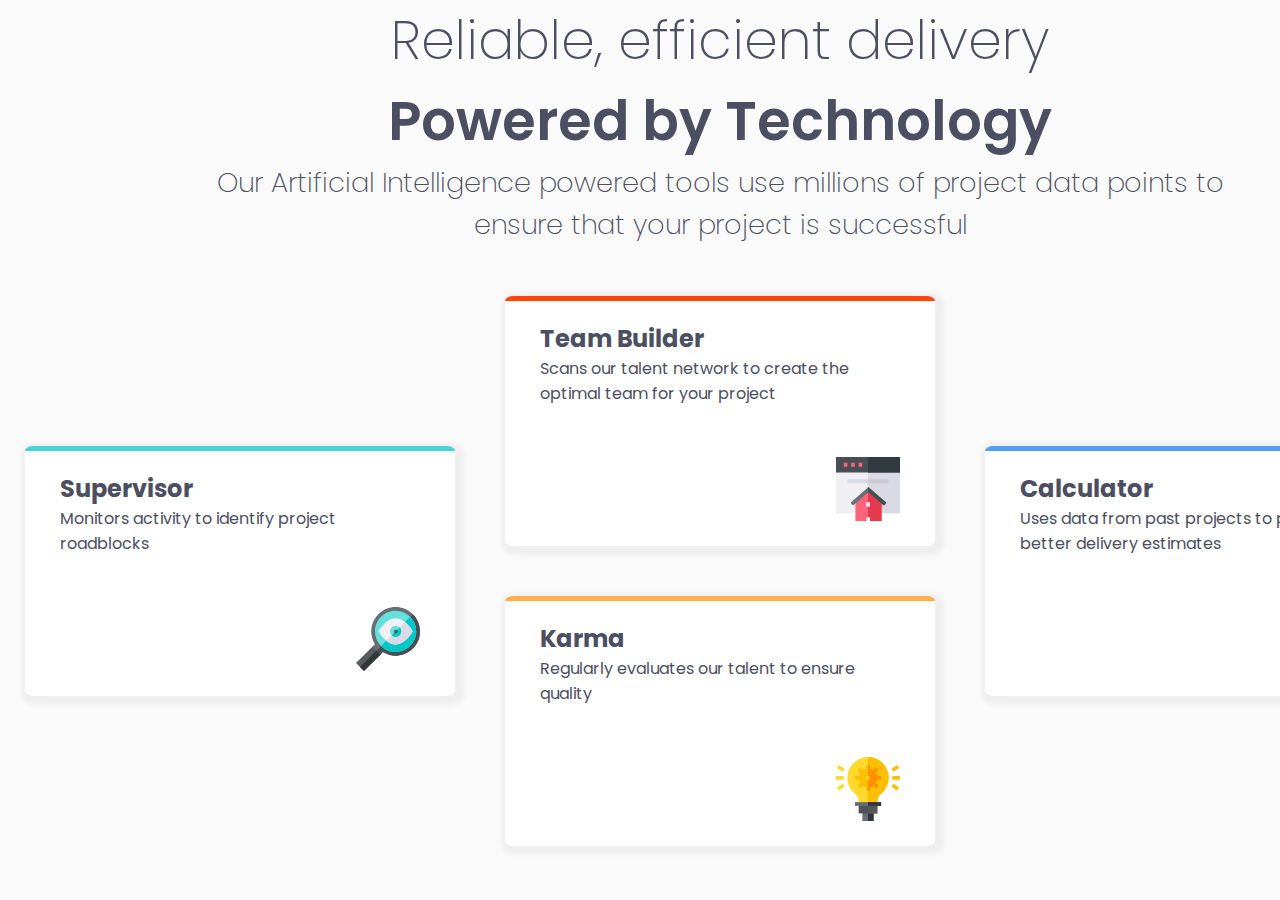
<file: four-card-feature-section-master/index.html>
<!DOCTYPE html>
<html lang="en">
<head>
  <meta charset="UTF-8">
  <meta name="viewport" content="width=device-width, initial-scale=1.0"> <!-- displays site properly based on user's device -->

  <link rel="icon" type="image/png" sizes="32x32" href="./images/favicon-32x32.png">
  
  <title>Frontend Mentor | Four card feature section</title>
  <link rel="stylesheet" href="css/style.css">
  <link rel="preconnect" href="https://fonts.googleapis.com">
  <link rel="preconnect" href="https://fonts.gstatic.com" crossorigin>
  <link href="https://fonts.googleapis.com/css2?family=Poppins:wght@200;400;600&display=swap" rel="stylesheet">

  <!-- Feel free to remove these styles or customise in your own stylesheet 👍 -->
  <!-- <style>
    .attribution { font-size: 11px; text-align: center; }
    .attribution a { color: hsl(228, 45%, 44%); }
  </style> -->
</head>
<body>
  <div class="container">
      <header>
        <h1>
          <span class="top">Reliable, efficient delivery</span>
          <span class="bottom">Powered by Technology</span>
        </h1>
        <p>
            Our Artificial Intelligence powered tools use millions of project data points 
            to ensure that your project is successful
        </p>
      </header>
      <div class="contect">
        <div class="row">
          <div class="column">
            <div  class="card card1">
              <div class="orange"></div>
              <h2>Supervisor</h2>
              <p> Monitors activity to identify project roadblocks</p>
              <img src="images/icon-supervisor.svg" alt="icon-supervisor">
            </div><!-- Supervisor -->
          </div><!--column  -->
          <div class="column">
            <div  class="card card2">
              <h2>Team Builder</h2>
              <p>  
                Scans our talent network to create the optimal team for your project
              </p>
              <img src="images/icon-team-builder.svg" alt="icon-team-builder" >
            </div><!-- Team Builder -->
            <div  class="card card3">
              <h2> Karma</h2>
              <p>  
                Regularly evaluates our talent to ensure quality
              </p>
              <img src="images/icon-karma.svg" alt="icon-karma" >
            </div><!-- Karma -->
          </div><!-- column -->
          <div class="column">
            <div  class="card card4">
              <h2> Calculator</h2>
              <p>  
                Uses data from past projects to provide better delivery estimates
              </p>
              <img src="images/icon-calculator.svg" alt="icon-calculator">
            </div><!--  Calculator -->
          </div><!--column  -->
        </div><!-- row -->
      </div><!-- contect -->
</div><!-- container -->
  <!-- <footer>
    <p class="attribution">
      Challenge by <a href="https://www.frontendmentor.io?ref=challenge" target="_blank">Frontend Mentor</a>. 
      Coded by <a href="#">Your Name Here</a>.
    </p>
  </footer> -->
</body>
</html>
</file>
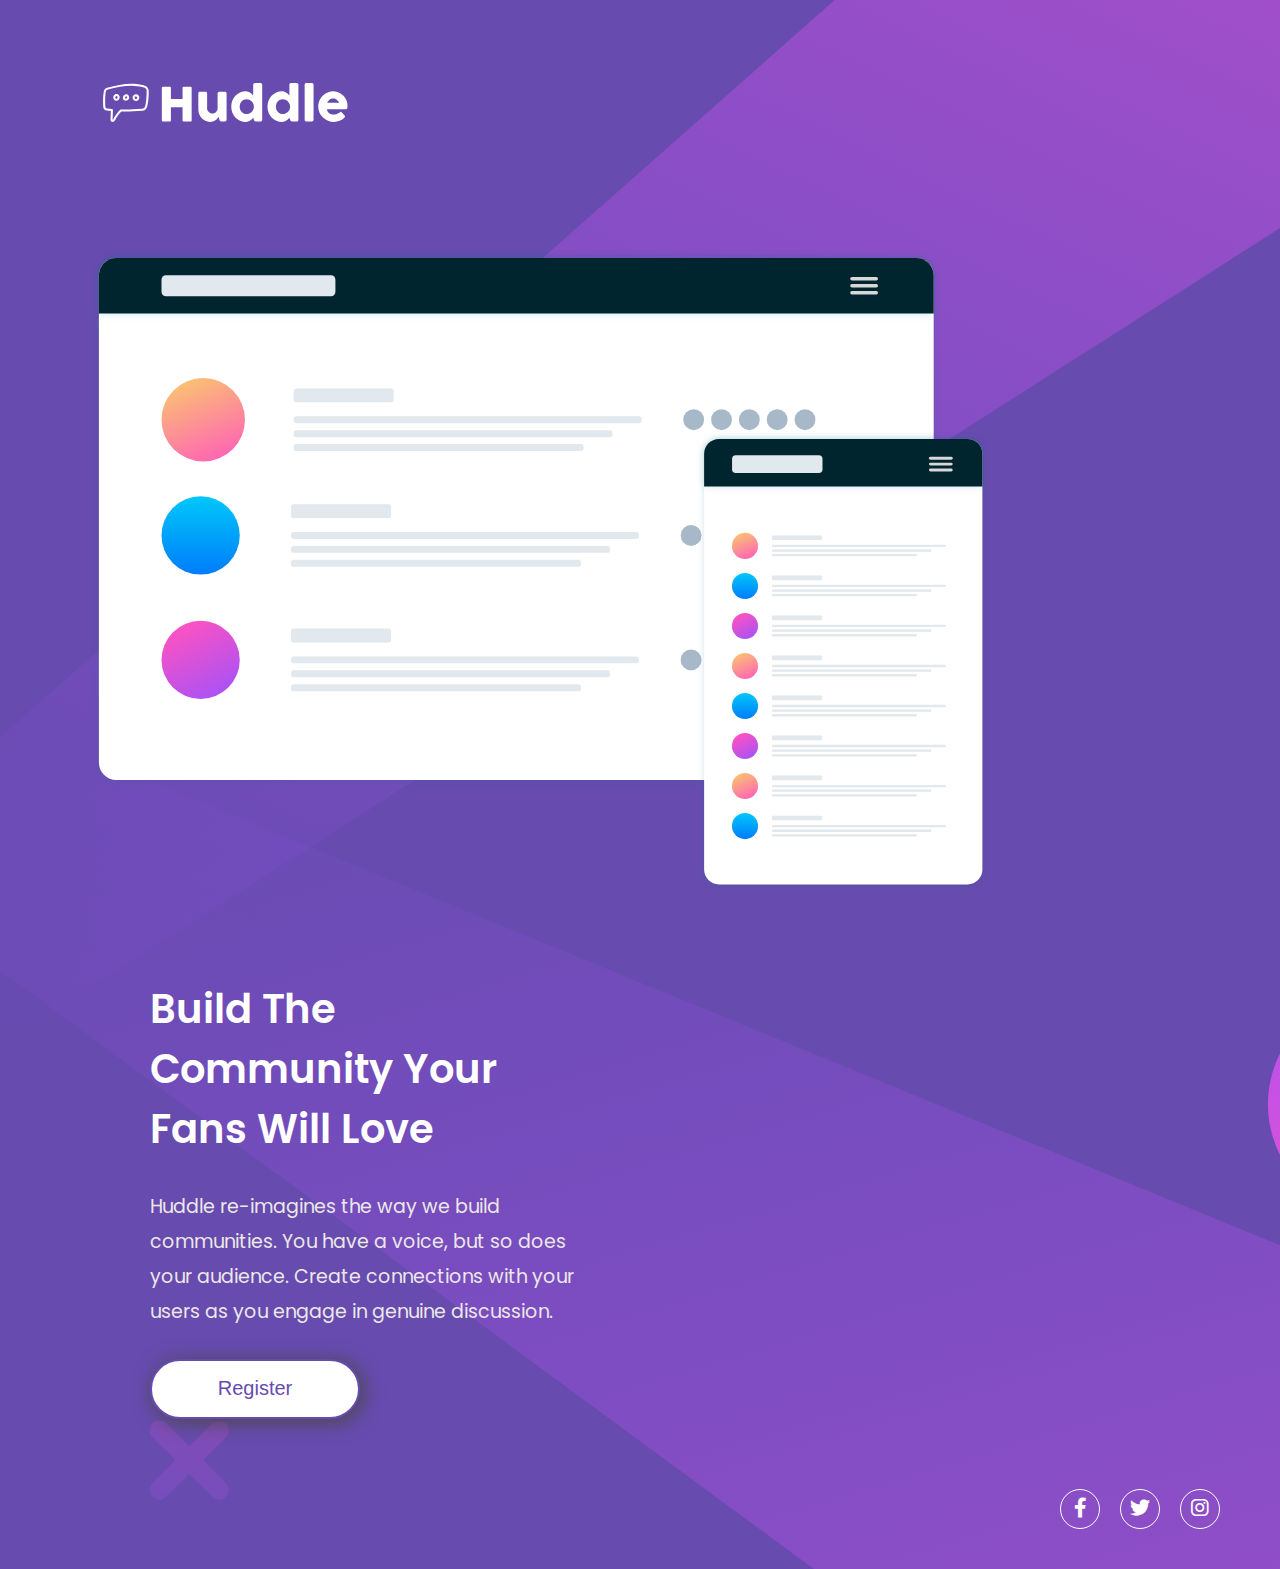
<file: huddle-landing-page-with-single-introductory-section-master/index.html>
<!DOCTYPE html>
<html lang="en">
<head>
  <meta charset="UTF-8">
  <meta name="viewport" content="width=device-width, initial-scale=1.0"> <!-- displays site properly based on user's device -->

  <link rel="icon" type="image/png" sizes="32x32" href="./images/favicon-32x32.png">
  <link rel="stylesheet" href="css/style.css">
  <link rel="stylesheet" href="css/all.css">
  <title>Frontend Mentor | Huddle landing page with single introductory section</title>
  <link rel="preconnect" href="https://fonts.googleapis.com">
  <link rel="preconnect" href="https://fonts.gstatic.com" crossorigin>
  <link href="https://fonts.googleapis.com/css2?family=Lato:wght@900&family=Poppins:wght@400;600&display=swap" rel="stylesheet">
  <link rel="preconnect" href="https://fonts.googleapis.com">
  <link rel="preconnect" href="https://fonts.gstatic.com" crossorigin>
  <link href="https://fonts.googleapis.com/css2?family=Poppins&display=swap" rel="stylesheet">
  <!-- Feel free to remove these styles or customise in your own stylesheet 👍 -->
  <style>
    .attribution { font-size: 11px; text-align: center; }
    .attribution a { color: hsl(228, 45%, 44%); }
  </style>
</head>
<body>
  <div class="flex-container">
    <div class="wallpaper">
      <div class="header-logo">
        <img src="images/logo.svg" alt="logo">
      </div>
      <div class="main">
        <div class="main-img">
          <img src="images/illustration-mockups.svg" alt="illustration-mockups" >
        </div>
        <article>
          <h2>Build The Community Your Fans Will Love</h2>
        <p>
          Huddle re-imagines the way we build communities. 
          You have a voice, but so does your audience. 
          Create connections with your users as you engage in genuine discussion.
          <button>
            Register
          </button>
        </p>
      </article>
      </div>
      
      <div class="icons" >
        <i class="fa-brands fa-facebook-f" ></i>
        </i> <i class="fa-brands fa-twitter" ></i>
        <i class="fa-brands fa-instagram" ></i>
      </div>
    </div>
  </div>
</body>
</html>
</file>
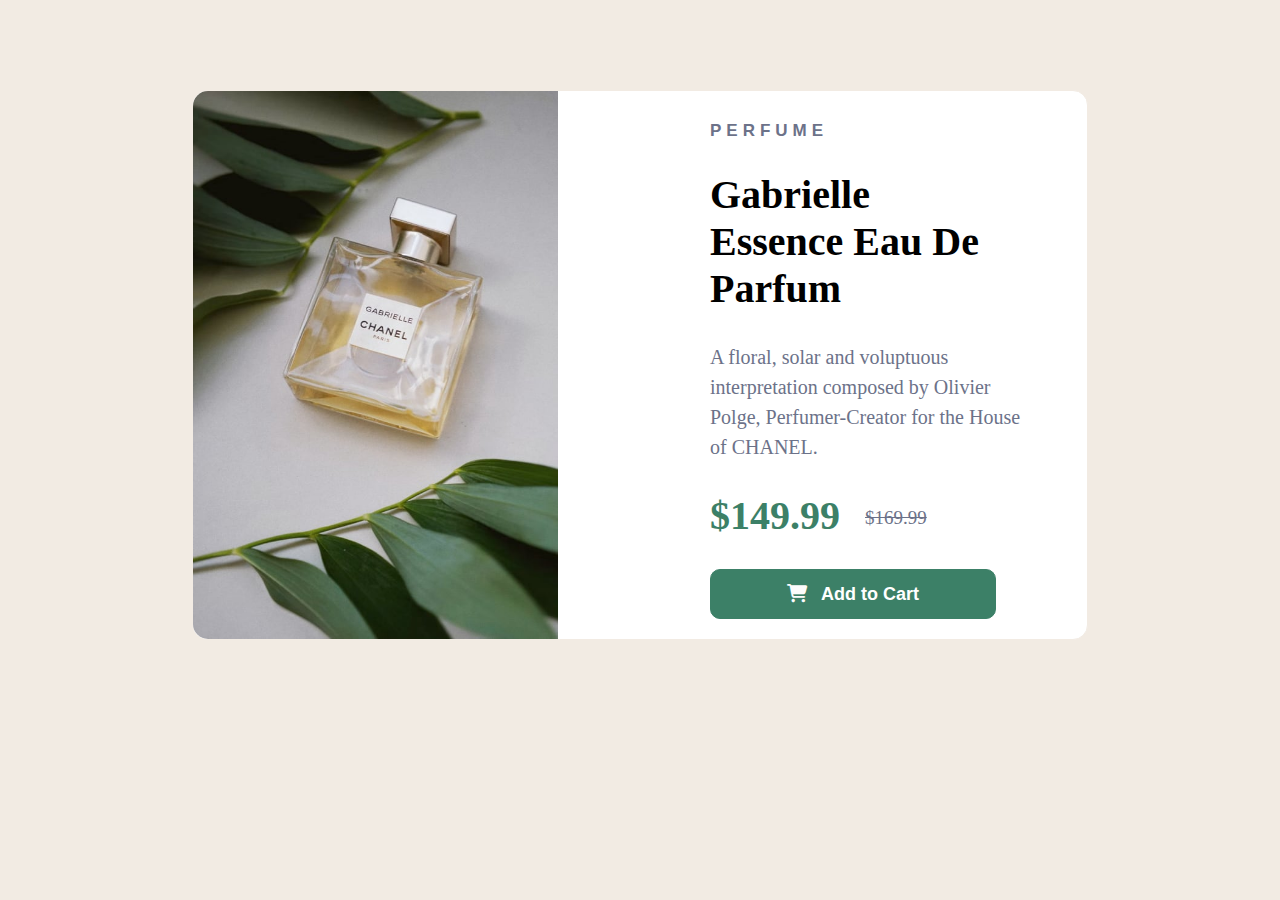
<file: product-preview-card-component-main/index.html>
<!DOCTYPE html>
<html lang="en">
<head>
  <meta charset="UTF-8">
  <meta name="viewport" content="width=device-width, initial-scale=1.0"> <!-- displays site properly based on user's device -->

  <link rel="icon" type="image/png" sizes="32x32" href="./images/favicon-32x32.png">
   <link rel="stylesheet" href="css/style.css">
   <link rel="stylesheet" href="css/all.css">  
  <title>Frontend Mentor | Product preview card component</title>
  <link rel="preconnect" href="https://fonts.googleapis.com">
  <link rel="preconnect" href="https://fonts.gstatic.com" crossorigin>
  <link href="https://fonts.googleapis.com/css2?family=Montserrat:wght@500;700&display=swap" rel="stylesheet">
  <!-- Feel free to remove these styles or customise in your own stylesheet 👍 -->
  <style>
    .attribution { font-size: 11px; text-align: center; }
    .attribution a { color: hsl(228, 45%, 44%); }
  </style>
</head>
<body>
  <div class="card">
    <div class="img_Product">

    </div>
    <div class="product_info">
      <h4 class="Kind_of_product">Perfume</h1>
      <h1>Gabrielle Essence Eau De Parfum</h1>
      <p>A floral, solar and voluptuous interpretation composed by Olivier Polge, 
        Perfumer-Creator for the House of CHANEL.</p>
        <div class="price">
          <span class="span1">$149.99 </span>
          <span class="span2"><del>$169.99</del></span>
        </div>
        <button> <i class="fa-solid fa-cart-shopping" style="color: #fcfcfc;"></i> Add to Cart</button>
    </div>
  </div>

  

  

  

  
  


  
  <!-- <div class="attribution">
    Challenge by <a href="https://www.frontendmentor.io?ref=challenge" target="_blank">Frontend Mentor</a>. 
    Coded by <a href="#">Your Name Here</a>.
  </div> -->
</body>
</html>
</file>
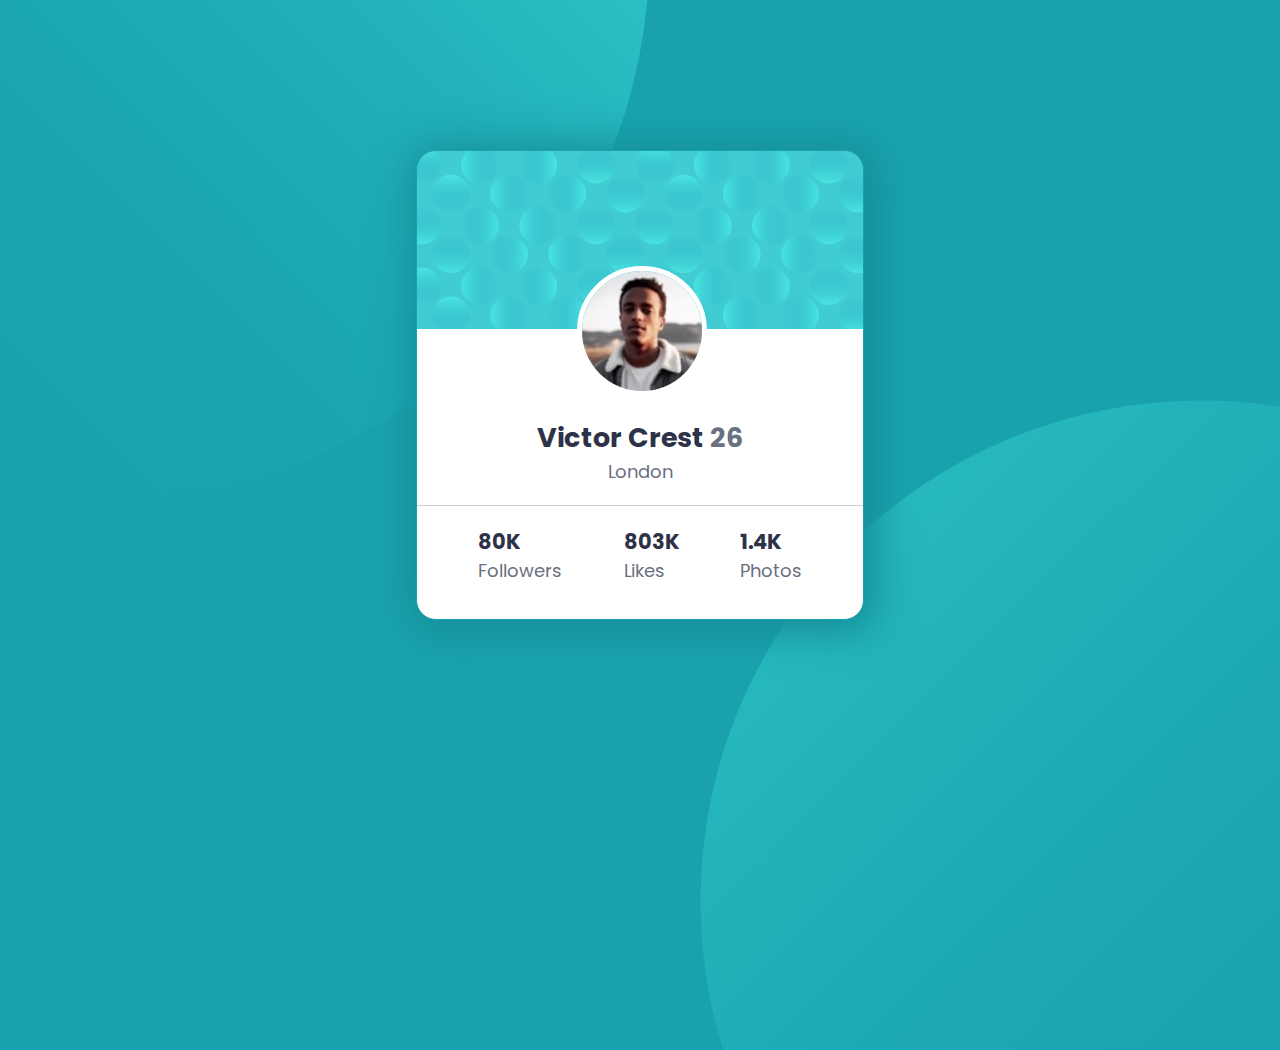
<file: profile-card-component-main/index.html>
<!DOCTYPE html>
<html lang="en">
<head>
  <meta charset="UTF-8">
  <meta name="viewport" content="width=device-width, initial-scale=1.0"> <!-- displays site properly based on user's device -->

  <link rel="icon" type="image/png" sizes="32x32" href="./images/favicon-32x32.png">
  
  <link rel="preconnect" href="https://fonts.googleapis.com">
<link rel="preconnect" href="https://fonts.gstatic.com" crossorigin>
<link href="https://fonts.googleapis.com/css2?family=Kumbh+Sans:wght@400;700&family=Poppins&display=swap" rel="stylesheet">
  <title>Frontend Mentor | Profile card component</title>

  <link rel="stylesheet" href="../profile-card-component-main/css/style.css">
  <link rel="stylesheet" href="css/all.css">
  <!-- Feel free to remove these styles or customise in your own stylesheet 👍 -->
  <style>
    .attribution { font-size: 11px; text-align: center; }
    .attribution a { color: hsl(228, 45%, 44%); }
  </style>
</head>
<body>
  <div class="card">
    <div class="card-img">
      <img src="images/image-victor.jpg" alt="victor">
    </div>
    <div class="name">
      <h2>Victor Crest <span>26</span></h2>
      <span style="font-size:18px">London</span>
    </div>
    <hr>
    <div class="card-info">
      <div class="followers">
        <h3>80K</h3>
        <span>Followers</span>
      </div>
      <div class="likes">
        <h3>803K</h3>
        <span>Likes</span>
      </div>
      <div class="photos">
        <h3>1.4K</h3>
        <span> Photos</span>
      </div>
    </div>
  </div>
</body>
</html>
</file>
<file: four-card-feature-section-master/css/style.css>
*{
    margin: 0;
    padding: 0;
    box-sizing: border-box;
}
body{
    font-family: 'Poppins', sans-serif;
    background-color: hsl(0, 0%, 98%);
    color:  hsl(234, 12%, 34%);
}
.container{
    width: 1440px;
    margin: 0 auto;
}
header{
    text-align: center;
    font-size: 1.7rem;
}
header span.top{
    display: block;
    font-weight: 200;
}
header span.bottom{
    display: block;
    font-weight: 600;
}
header > p{
    width: 70%;
    margin: 0 auto;
    font-weight: 200;
}
.row{
    display: flex;
    padding-top: 25px;
    align-items: center;
    flex-wrap: wrap;
    width: 100%;
}
.column{
    display: flex;
    flex-direction: column;
    flex-basis: 100%;
    flex: 1;
    flex-wrap: wrap;
}
.card{
    position: relative;
    padding: 20px 35px ;
    height: 250px;
    margin: 25px ;
    border-radius: 2%;
    background-color: white;
    box-shadow: 3px 3px 5px 6px #eee;
}
.card img {
    position: absolute;
    bottom: 25px;
    right: 35px;
}
.card1{border-top: 5px solid hsl(180, 62%, 55%);}
.card2{border-top: 5px  solid#ff4609;}
.card3{border-top: 5px solid hsl(34, 97%, 64%);}
.card4{border-top: 5px  solid hsl(212, 86%, 64%);}
</file>
<file: huddle-landing-page-with-single-introductory-section-master/css/style.css>
*{
    margin: 0;
    padding: 0;
    box-sizing: border-box;
}
body{
    background-color: hsl(257, 40%, 49%);
    background-image: url(../images/bg-desktop.svg);
    background-repeat: no-repeat;
    background-attachment: scroll;
    background-size:cover;
    font-weight:6000px ;
    color: white;
}
.flex-container{
    margin-top: 70px;
    margin-left: 90px;
}
.main ,.icons{
    display:flex;
    flex-direction: row;
    flex-wrap: wrap;
    
}
.main-img img {
    width: 900px;
}
.main{
    margin-top: 110px;
    font-family: 'Lato', sans-serif;
    font-family: 'Poppins', sans-serif;
}
article{
    width: 37%;
    margin-top: 80px;
    margin-left: 60px;
}
h2{
    width: 80%;
    color: white;
    font-size: 40px;
    font-weight: 600;
    font-family: 'Poppins', sans-serif;
}
p{
    color: rgb(235, 232, 232);
    font-size: 19px;
    margin: 30px 0;
    line-height: 35px;
}
button{
    display: block;
    margin-top: 30px;
    width: 210px;
    height: 60px;
    border-radius: 30px;
    font-size: 20px;
    border: 2px solid hsl(257, 40%, 49%);;
    box-shadow: 3px 3px 20px #494848;
    color:hsl(257, 40%, 49%);
    background-color: white;
}
button:hover{
    background-color:  hsl(300, 69%, 71%);
    color: white;
} 
.icons i{
    width: 40px;
    height: 40px;
    text-align: center;
    font-size: 20px;
    padding: 8px;
    border-radius: 50px;
    border: 1px solid white;
    margin-right: 20px;
}
.icons{
    margin: 40px 0;
    justify-content: end;
    margin-right: 40px;
}
.icons i:hover {
    color: hsl(300, 69%, 71%);
    border: 1px solid hsl(300, 69%, 71%);
}
</file>
<file: product-preview-card-component-main/css/style.css>
*{
    margin: 0;
    padding: 0;
    box-sizing: border-box;
}
body{
    background-color:hsl(30, 38%, 92%);
}
.card{
    display: flex;
    width: 50%;
    height: 550px;
    background-color: white;
    margin:  90px  auto 0  auto;  
    border-radius: 15px;
    border: 0.5px solid hsl(30, 38%, 92%);
}

.img_Product{
    width: 50%;
    height: 100%;
    background-image: url(../images/image-product-desktop.jpg);
    background-repeat: no-repeat;
    background-size: contain;
    border-radius: 15px;
}

.product_info{
    width: 50%;
    height: 100%;
    text-align: left;
    border-radius: 15px;
    padding-left:90px;
    margin-left: -20px;
}
.product_info h4{
    margin-top: 30px ;
    text-transform: uppercase;
    font-family:sans-serif;
    font-size:  17px;
    letter-spacing: 5px;
    color: hsl(228, 12%, 48%) ;
}

.product_info h1{
    margin: 30px 0px;
    width: 80%;
    font-size: 40px;
    
}

.product_info p {
    width: 90%;
    font-size: 20px;
    color: hsl(228, 12%, 48%) ;
    line-height: 30px;
}
.price{
    margin: 30px 0px;
    width: 70%;
    display: flex;
}
.price .span1{
    font-size: 40px;
    font-weight: bolder;
    color:hsl(158, 36%, 37%) ;
}
.price .span2 {
    font-size: 19px;
    height: 100%;
    margin-top: 15px;
    margin-left: 25px;
    color: hsl(228, 12%, 48%) ;
} 

button{
    margin: auto;
    width: 80%;
    height: 50px;
    border-radius: 10px;
    border: 1px solid  hsl(158, 36%, 37%);
    background-color: hsl(158, 36%, 37%) ;
    color: white;
    font-size: 18px;
   font-weight: bolder;
}
button i{
   padding-right: 10px ;
   
}
button:hover{
    background-color:hsl(158, 37%, 23%) ;
    border: 1px solid  hsl(158, 35%, 20%);
}

@media (max-width: 375px) {
    .card {
        width: 100%;
        height: 600px;
        margin: 30px auto;
        display: flex;
        flex-direction: column;
    }

    .img_Product {
        width: 100%;
        height: 30hv;
        background-image: url(../images/image-product-mobile.jpg);
        background-size: cover;
        border-radius: 0;
    }

    .product_info {
        width: 100%;
        padding-left: 70px;
    }

    .product_info h4 {
        margin-top: 20px;
        font-size: 15px;
        letter-spacing: 3px;
        
    }

    .product_info h1 {
        margin: 20px 0;
        font-size: 30px;
    }

    .product_info p {
        font-size: 16px;
        color: hsl(228, 12%, 48%) ;
        width: 79%;
        line-height: 25px;
    }

    .price {
        width: 80%;
    }

    .price .span1 {
        font-size: 30px;
    }

    .price .span2 {
        font-size: 15px;
        margin-top: 10px;
        margin-left: 15px;
    }

    button {
        width: 85%;
        font-size: 16px;
        margin-left: 0px;
    }
}

@media (min-width: 376px) and (max-width: 1440px) {
    .card {
        width: 70%;
    }
}
</file>
<file: profile-card-component-main/css/style.css>
*{
    margin: 0;
    padding: 0;
    box-sizing: border-box;
}
body{
    height: 100vh;
    background-color:hsl(185, 75%, 39%);
    background-image:url(../images/bg-pattern-top.svg), url(../images/bg-pattern-bottom.svg);
    background-position: -450px  -600px , 700px  400px ; 
    background-size:1100px 1100px ,1000px 1000px;
    background-repeat: no-repeat ,no-repeat;
    font-family: 'Kumbh Sans', sans-serif;
    font-family: 'Poppins', sans-serif;
    color:hsl(229,23%,23%);
    font-size:18px;
}
.card{
    width: 448px;
    height: 470px;
    background-color: white;
    margin:  150px  auto 0  auto;  
    border-radius: 20px;
    border: 1px solid hsl(185, 75%, 39%);
    box-shadow: 4px 4px 40px 10px hsl(185, 76%, 34%);
    background-image: url(../images/bg-pattern-card.svg);
    background-position: top ;
    background-repeat: no-repeat;
    background-size: 100%;
}
.card-img img {
    width: 130px;
    height: 130px;
    border-radius:100%;
    border: 5px solid white ;
    margin: 115px  160px;
}
.name {
    text-align: center;
    margin-top:-100px;
}
span{
    color:hsl(227, 10%, 46%);
}
.card-info h3{
    font-size:21px;
}
hr{
    margin:20px 0px;
    height: 1px;
    background-color: #ccc;
    border: none;
}
.card-info{
    display: flex;
    flex-direction: row;
    justify-content:space-evenly;
}
</file>
